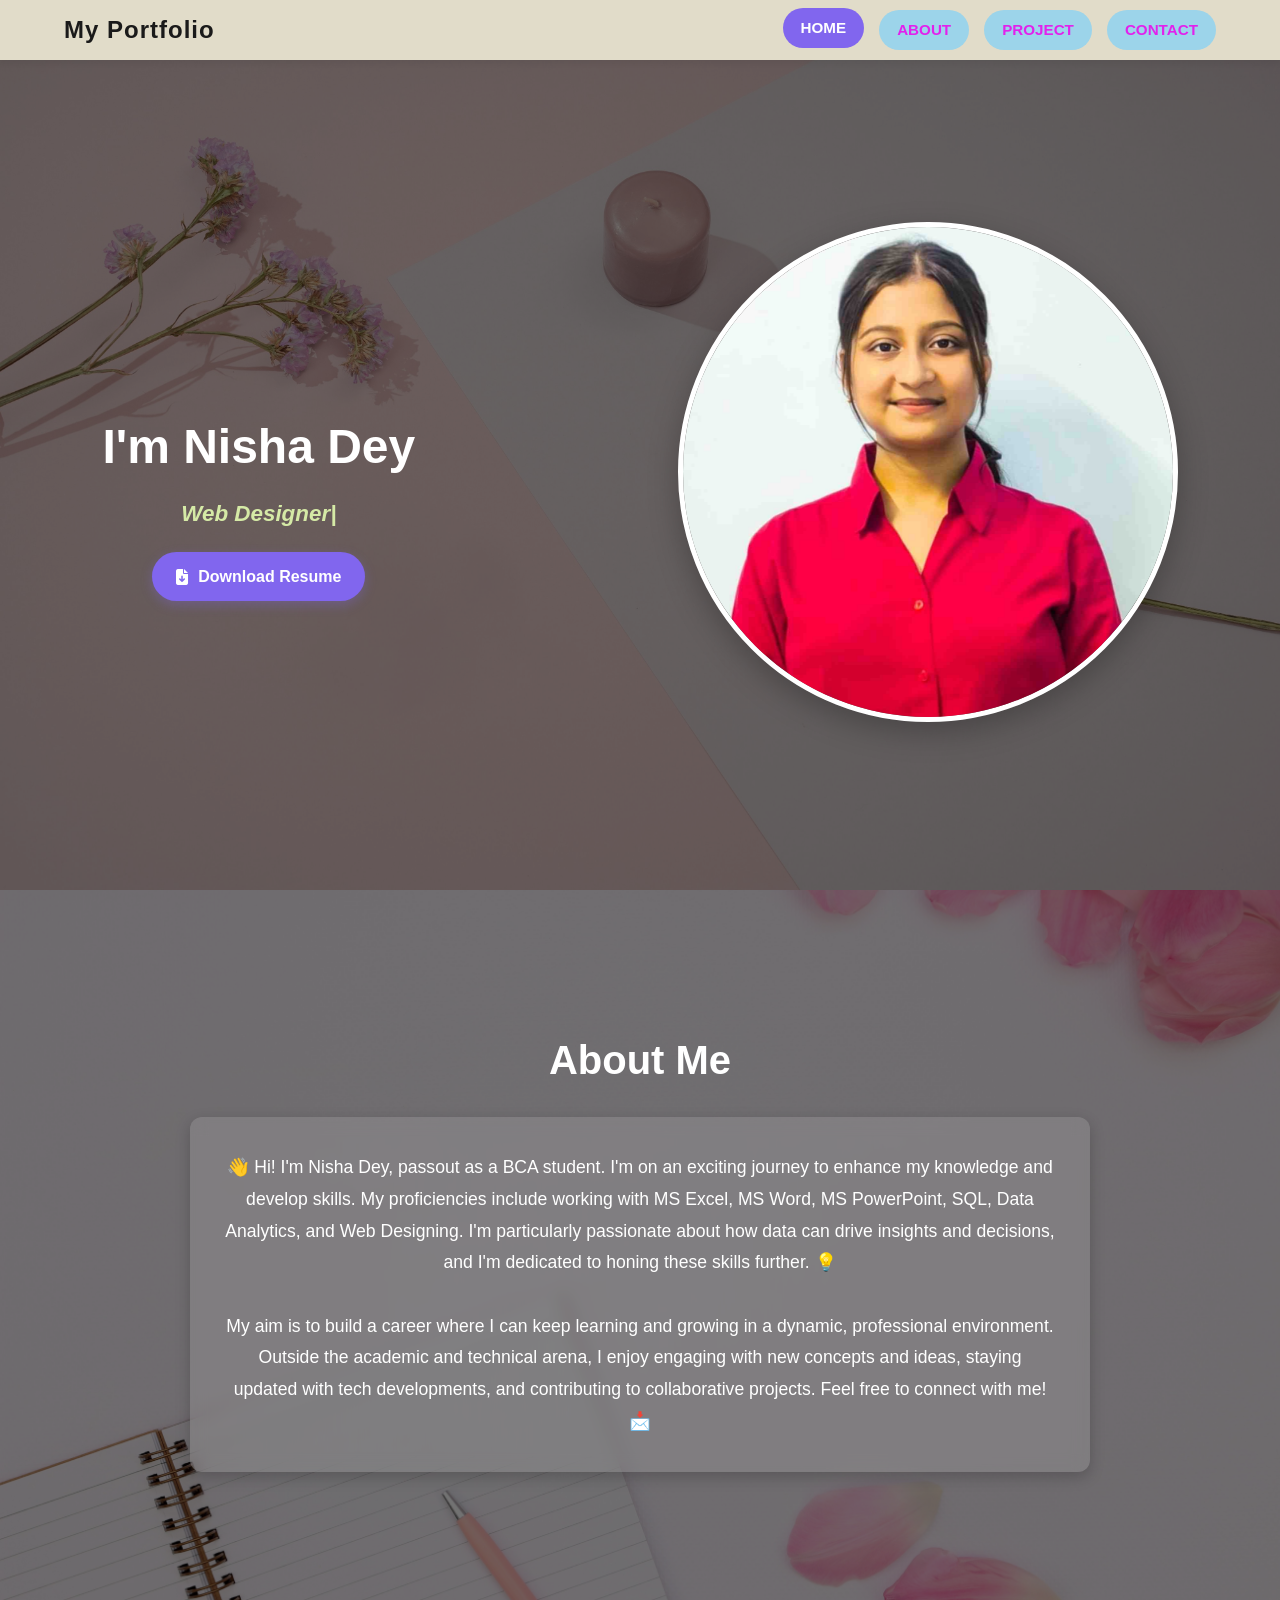
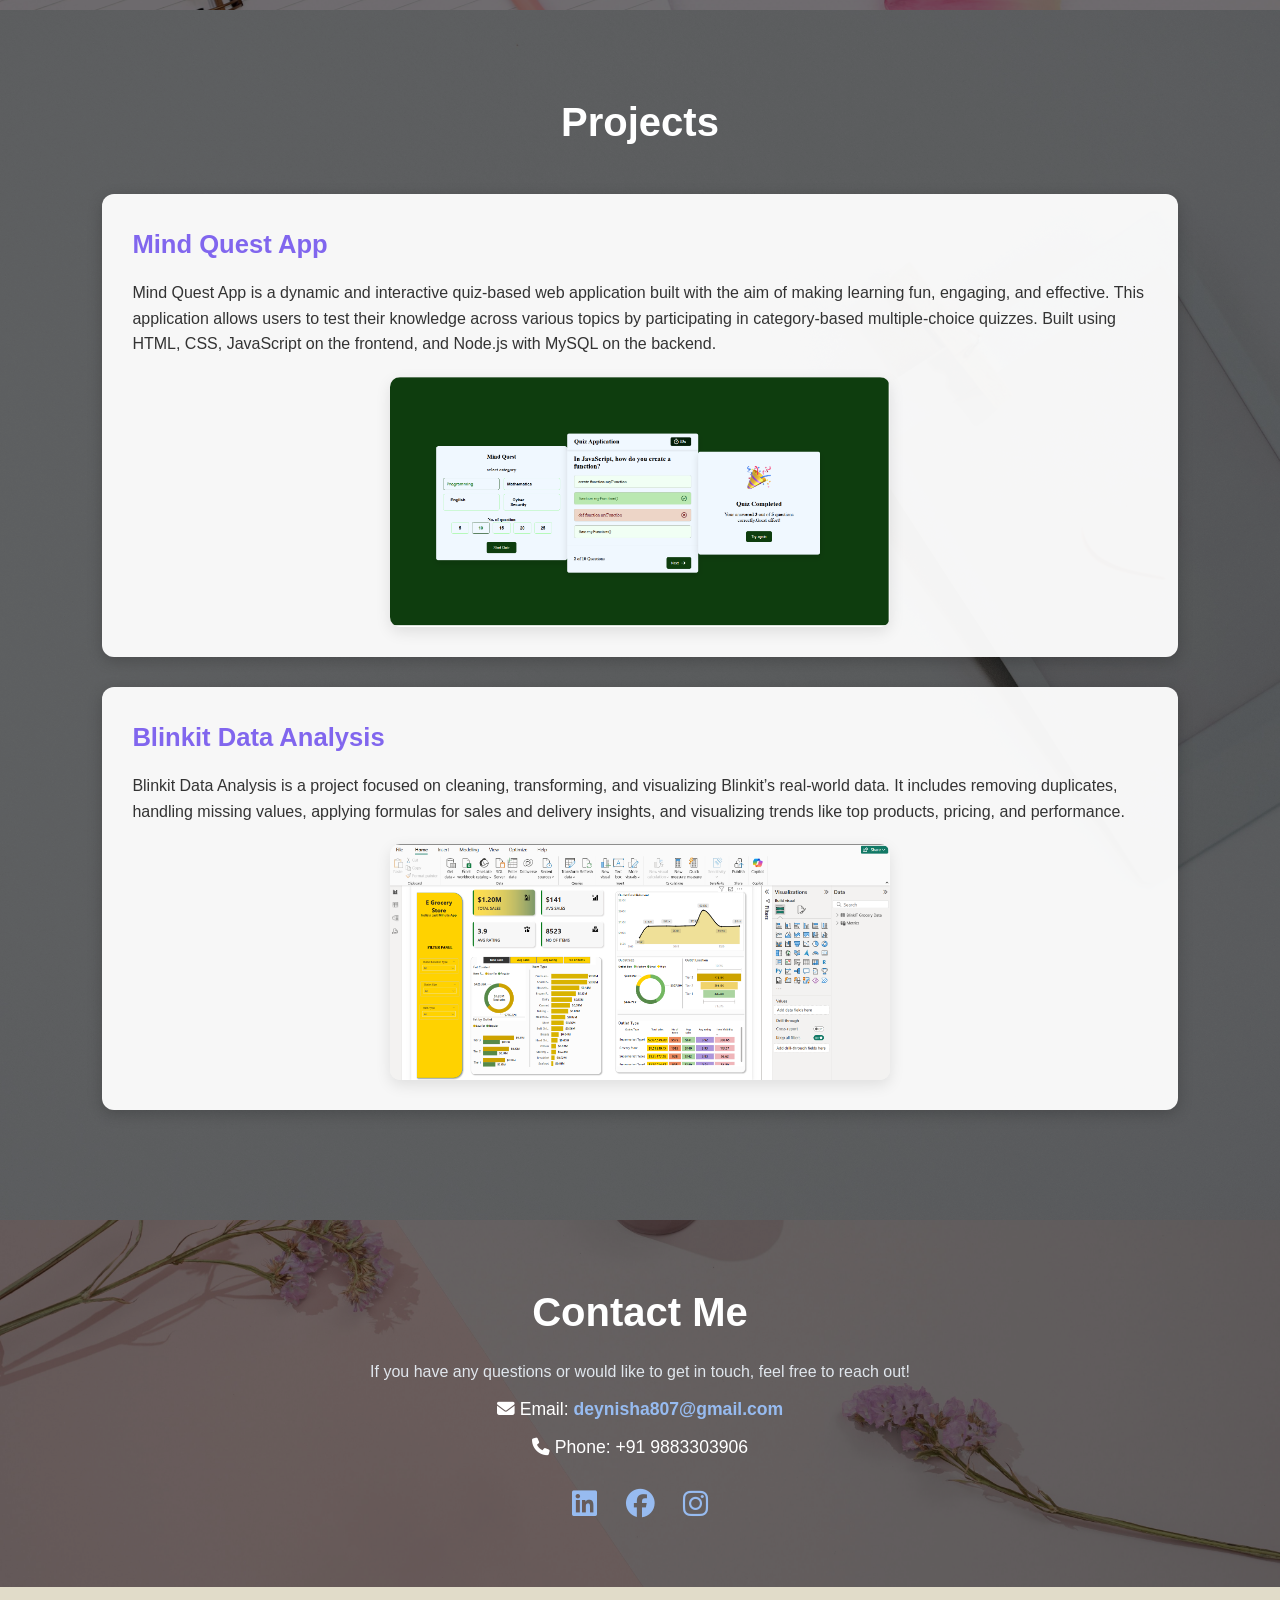
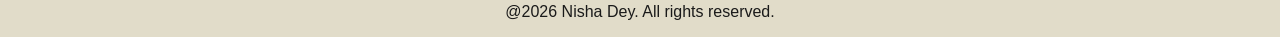
<file: my portfolio/index.html>
<!DOCTYPE html>
<html lang="en">
<head>
    <meta charset="UTF-8">
    <meta name="viewport" content="width=device-width, initial-scale=1.0">
    <link rel="stylesheet" href="https://cdnjs.cloudflare.com/ajax/libs/font-awesome/6.5.1/css/all.min.css">
    <link rel="stylesheet" href="style.css">
    <title>Nisha Dey - Portfolio</title>
</head>
<body>
    <header class="header">
        <h2 class="logo">My Portfolio</h2>
        <div class="menu-toggle" id="mobile-menu">
            <i class="fa-solid fa-bars"></i>
        </div>
        <nav class="menu">
            <ul class="nav-list">
                <li><a href="#home" class="nav-link">HOME</a></li>
                <li><a href="#about" class="nav-link">ABOUT</a></li>
                <li><a href="#project" class="nav-link">PROJECT</a></li>
                <li><a href="#contact" class="nav-link">CONTACT</a></li>
            </ul>
        </nav>
    </header>

    <main class="container">
        <!-- Home Section -->
        <section id="home" class="hero_section">
            <div class="hero_content" style="text-align: center; justify-content: center; padding-top: 60px; marging-left: 120px;">
                <h1>I'm Nisha Dey</h1>
                <p class="subtitle"><span id="typing-text"></span></p>
                <a href="Nisha Cv(Web Designer).pdf" target="_blank" class="resume-btn">
                    <i class="fa-solid fa-file-arrow-down"></i> Download Resume
                </a>
            </div>
            <div class="hero_image">
               <img src="formal.jpg" alt="Profile">
            </div>
        </section>

        <!-- About Section -->
        <section id="about" class="second_page">
            <div class="cnt">
                <h1>About Me</h1>
                <p class="par">👋 Hi! I'm Nisha Dey, passout as a BCA student. I'm on an exciting journey to enhance my knowledge and develop skills. My proficiencies include working with MS Excel, MS Word, MS PowerPoint, SQL, Data Analytics, and Web Designing. I'm particularly passionate about how data can drive insights and decisions, and I'm dedicated to honing these skills further. 💡<br><br>
                My aim is to build a career where I can keep learning and growing in a dynamic, professional environment. Outside the academic and technical arena, I enjoy engaging with new concepts and ideas, staying updated with tech developments, and contributing to collaborative projects. Feel free to connect with me! 📩</p>
            </div>
        </section> 

        <!-- Project Section -->
        <section id="project" class="third_page">
            <div class="project_content">
                 <div class="pr_content">
                    <h1>Projects</h1>
                    
                    <div class="project-card">
                        <h2>Mind Quest App</h2>
                        <p class="mindquest">Mind Quest App is a dynamic and interactive quiz-based web application built with the aim of making learning fun, engaging, and effective. This application allows users to test their knowledge across various topics by participating in category-based multiple-choice quizzes. Built using HTML, CSS, JavaScript on the frontend, and Node.js with MySQL on the backend.</p>
                        <img src="mindquest.png" alt="Mind Quest App Screenshot">
                    </div>

                    <div class="project-card">
                        <h2>Blinkit Data Analysis</h2>
                        <p class="blinkit">Blinkit Data Analysis is a project focused on cleaning, transforming, and visualizing Blinkit’s real-world data. It includes removing duplicates, handling missing values, applying formulas for sales and delivery insights, and visualizing trends like top products, pricing, and performance.</p>
                        <img src="blinkit.png" alt="Blinkit Analysis Screenshot">
                    </div>
                 </div>
            </div>
        </section> 

        <!-- Contact Section -->
        <section id="contact" class="fourth_page">
            <div class="contact_me">
                <h1>Contact Me</h1>
                <p>If you have any questions or would like to get in touch, feel free to reach out!</p>
                <div class="contact-details">
                    <p><i class="fa-solid fa-envelope"></i> Email: <a href="mailto:deynisha807@gmail.com">deynisha807@gmail.com</a></p>
                    <p><i class="fa-solid fa-phone"></i> Phone: +91 9883303906</p>
                </div>
                <div class="social-links">
                    <a href="https://www.linkedin.com/in/nishadey" target="_blank" aria-label="LinkedIn"><i class="fa-brands fa-linkedin"></i></a>
                    <a href="https://www.facebook.com/in/Nishadey" target="_blank" aria-label="Facebook"><i class="fa-brands fa-facebook"></i></a>
                    <a href="https://www.instagram.com/in/Nishadey" target="_blank" aria-label="Instagram"><i class="fa-brands fa-instagram"></i></a>
                </div>
            </div>
        </section>
    </main>

    <footer class="footer">
        <p>@2026 Nisha Dey. All rights reserved.</p>
    </footer>

    <button id="back-to-top" title="Back to Top"><i class="fa-solid fa-arrow-up"></i></button>

    <script src="index.js"></script>
</body>
</html>
</file>
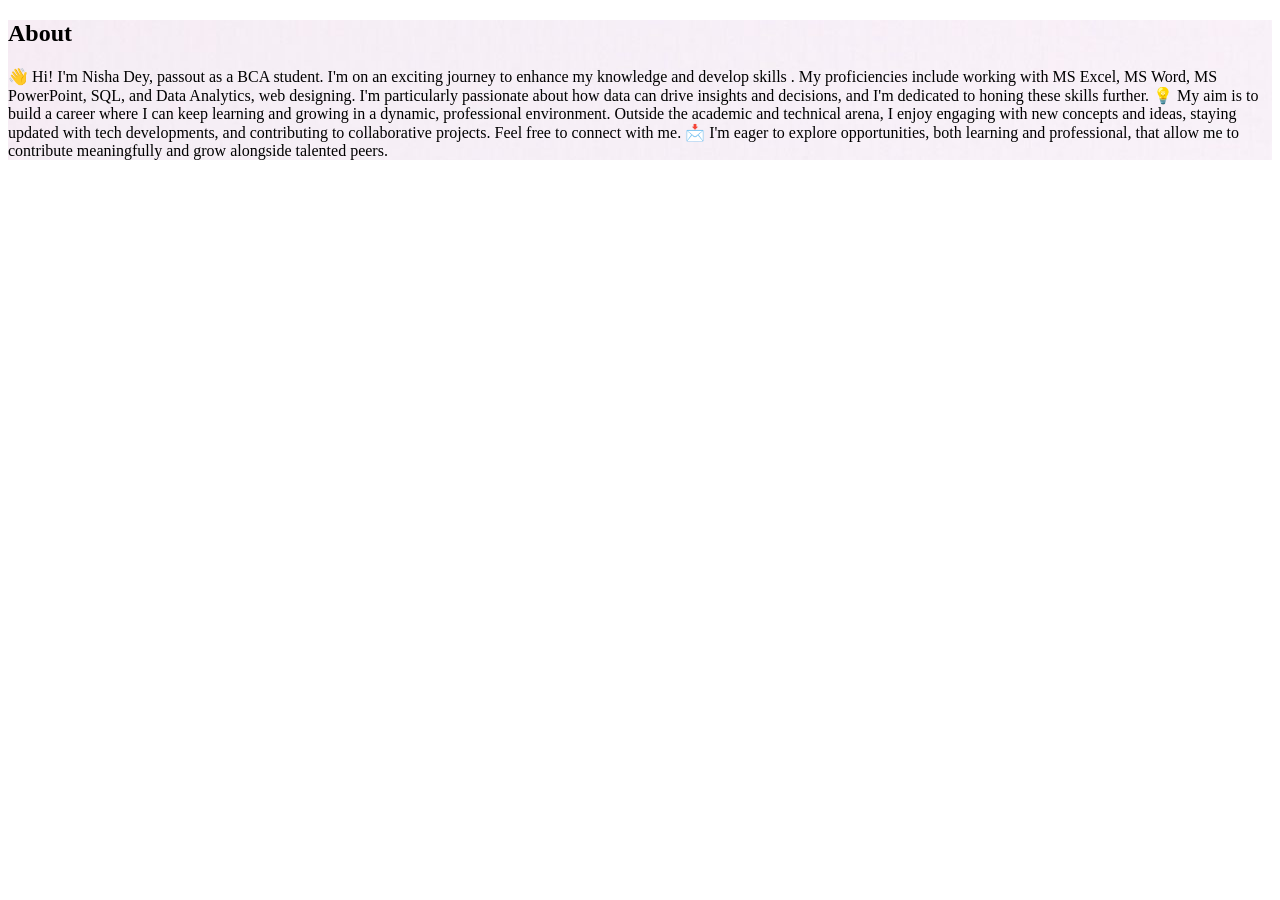
<file: my portfolio/about.html>
<!DOCTYPE html>
<html lang="en">
<head>
    <meta charset="UTF-8">
    <meta name="viewport" content="width=device-width, initial-scale=1.0">
    <title>About</title>
</head>
<body>
    <!-- ++++++++======== About section =====+++++++++ -->
       <section class="second_page" style="background: url(about.jpg);">
        <div class="cnt">
          <h1>About</h1>
          <p class="par">👋 Hi! I'm Nisha Dey, passout as a BCA student. I'm on an exciting journey to enhance my knowledge and develop skills . My proficiencies include working with MS Excel, MS Word, MS PowerPoint, SQL, and Data Analytics, web designing. I'm particularly passionate about how data can drive insights and decisions, and I'm dedicated to honing these skills further. 💡
My aim is to build a career where I can keep learning and growing in a dynamic, professional environment. 
Outside the academic and technical arena, I enjoy engaging with new concepts and ideas, staying updated with tech developments, and contributing to collaborative projects. 
Feel free to connect with me. 📩 I'm eager to explore opportunities, both learning and professional, that allow me to contribute meaningfully and grow alongside talented peers.</p>


        </div>
       </section>
    
</body>
</html>
</file>
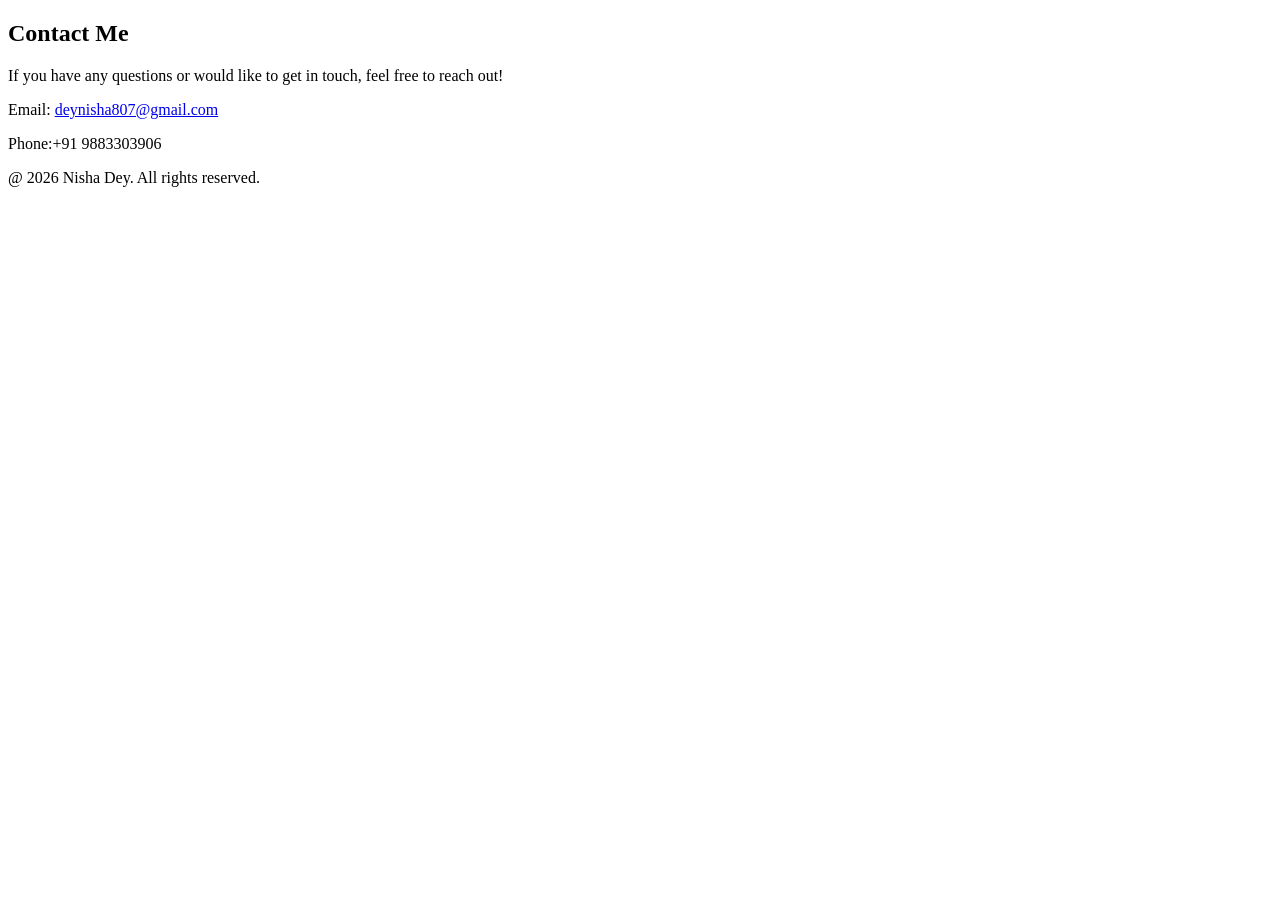
<file: my portfolio/contact.html>
<!DOCTYPE html>
<html lang="en">
<head>
    <meta charset="UTF-8">
    <meta name="viewport" content="width=device-width, initial-scale=1.0">
    <title>Contact</title>
</head>
<body>
    <!-- ++++++++======== contact section =====+++++++++ -->
        <section class="fourth_page">
          <div class="contact_me">
            <h2>Contact Me</h2>
            <p>If you have any questions or would like to get in touch, feel free to reach out!</p>
            <icon class="fa-solid fa-envelope"></icon>
            <p>Email: <a href="mailto:deynisha807@gmail.com">deynisha807@gmail.com</a></p>
            <icon class="fa-solid fa-phone"></icon>
            <p>Phone:+91 9883303906</p>
            <a href="https://www.linkedin.com/in/nishadey" class="fa-brands fa-linkedin"></a>
            <a href="https://www.facebook.com/in/Nishadey"  class="fa-brands fa-facebook"></a>
            <a href="https://www.instagram.com/in/Nishadey"  class="fa-brands fa-instagram"></a>
          </div>
        </section>



          <section class="footer">
            <p>@ 2026 Nisha Dey. All rights reserved.</p>
            </section>
</body>
</html>
</file>
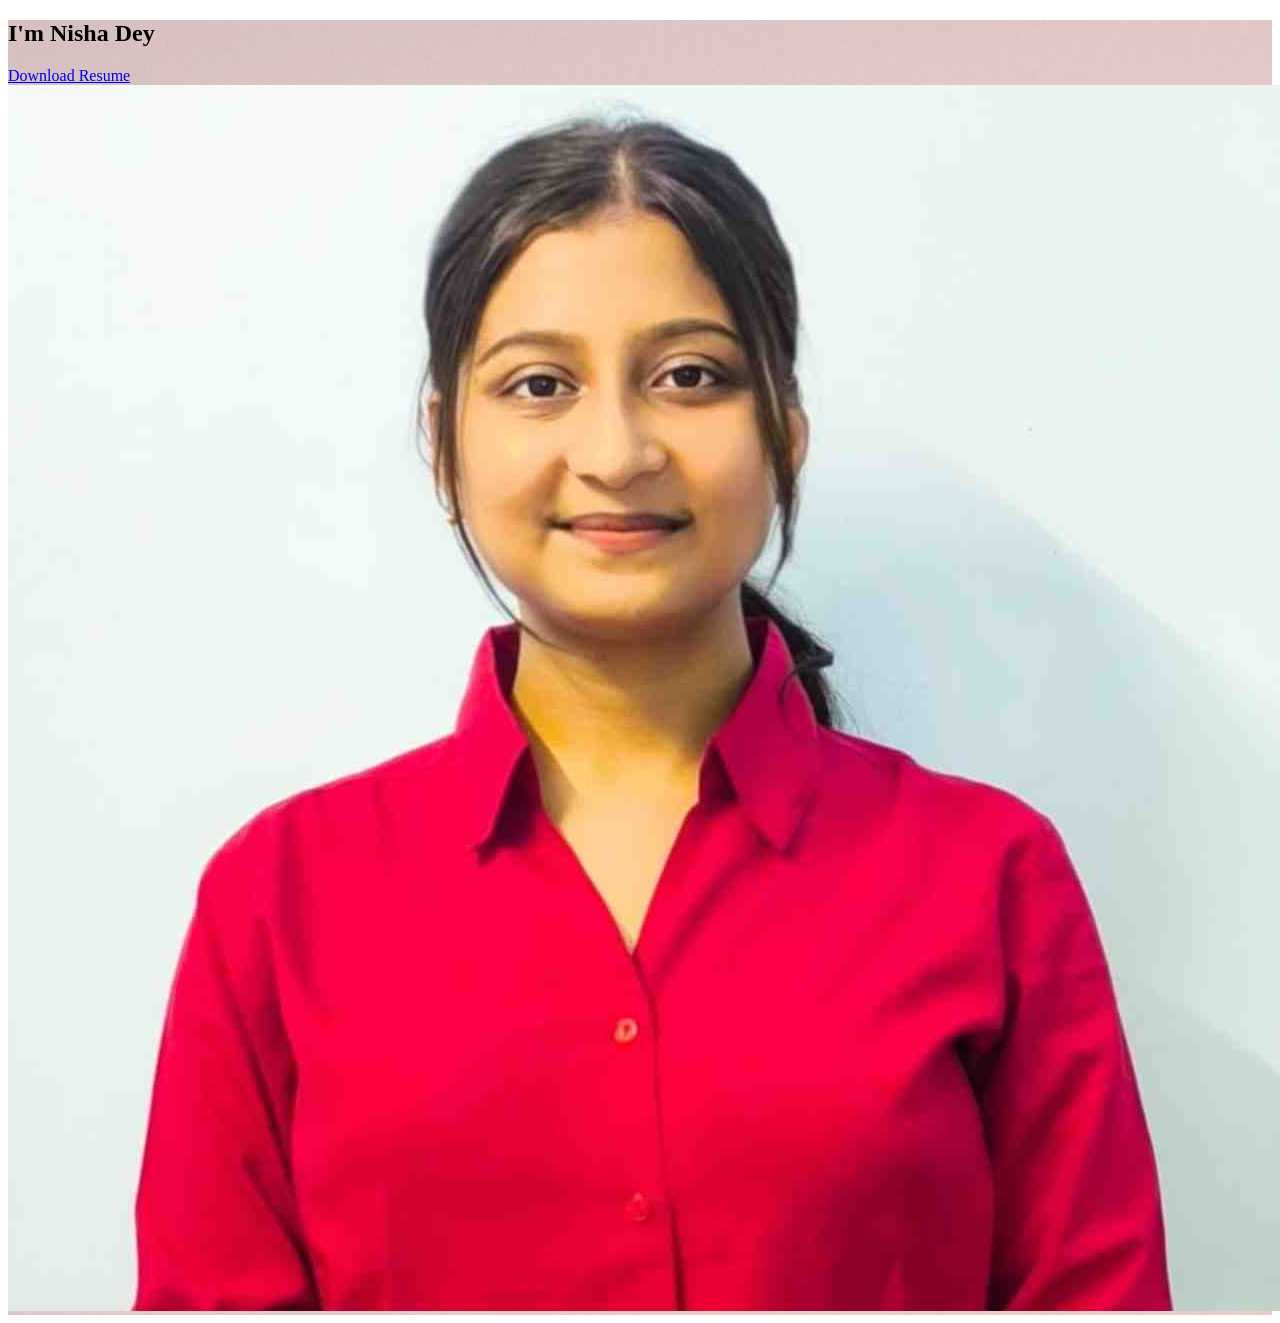
<file: my portfolio/home.html>
<!DOCTYPE html>
<html lang="en">
<head>
    <meta charset="UTF-8">
    <meta name="viewport" content="width=device-width, initial-scale=1.0">
    <title>Home</title>
</head>
<body>
    <!-- ++++++++======== home section =====+++++++++ -->
      <section class="hero_section" style="background: url(pixel.jpg);">
        <div class="hero_content">
            <h1>I'm Nisha Dey</h1>
            <p class="subtitle"><span id="typing-text"></span></p>
            <!-- Added Resume Button inside the hero content -->
                <a href="Nisha Cv(Web Designer).pdf" target="_blank" class="resume-btn">
                    <i class="fa-solid fa-file-arrow-down"></i> Download Resume
                </a>
        </div>
        <div class="hero_image">
           <img src="formal.jpg" alt="Profile">
        </div>
      </section>
</body>
</html>
</file>
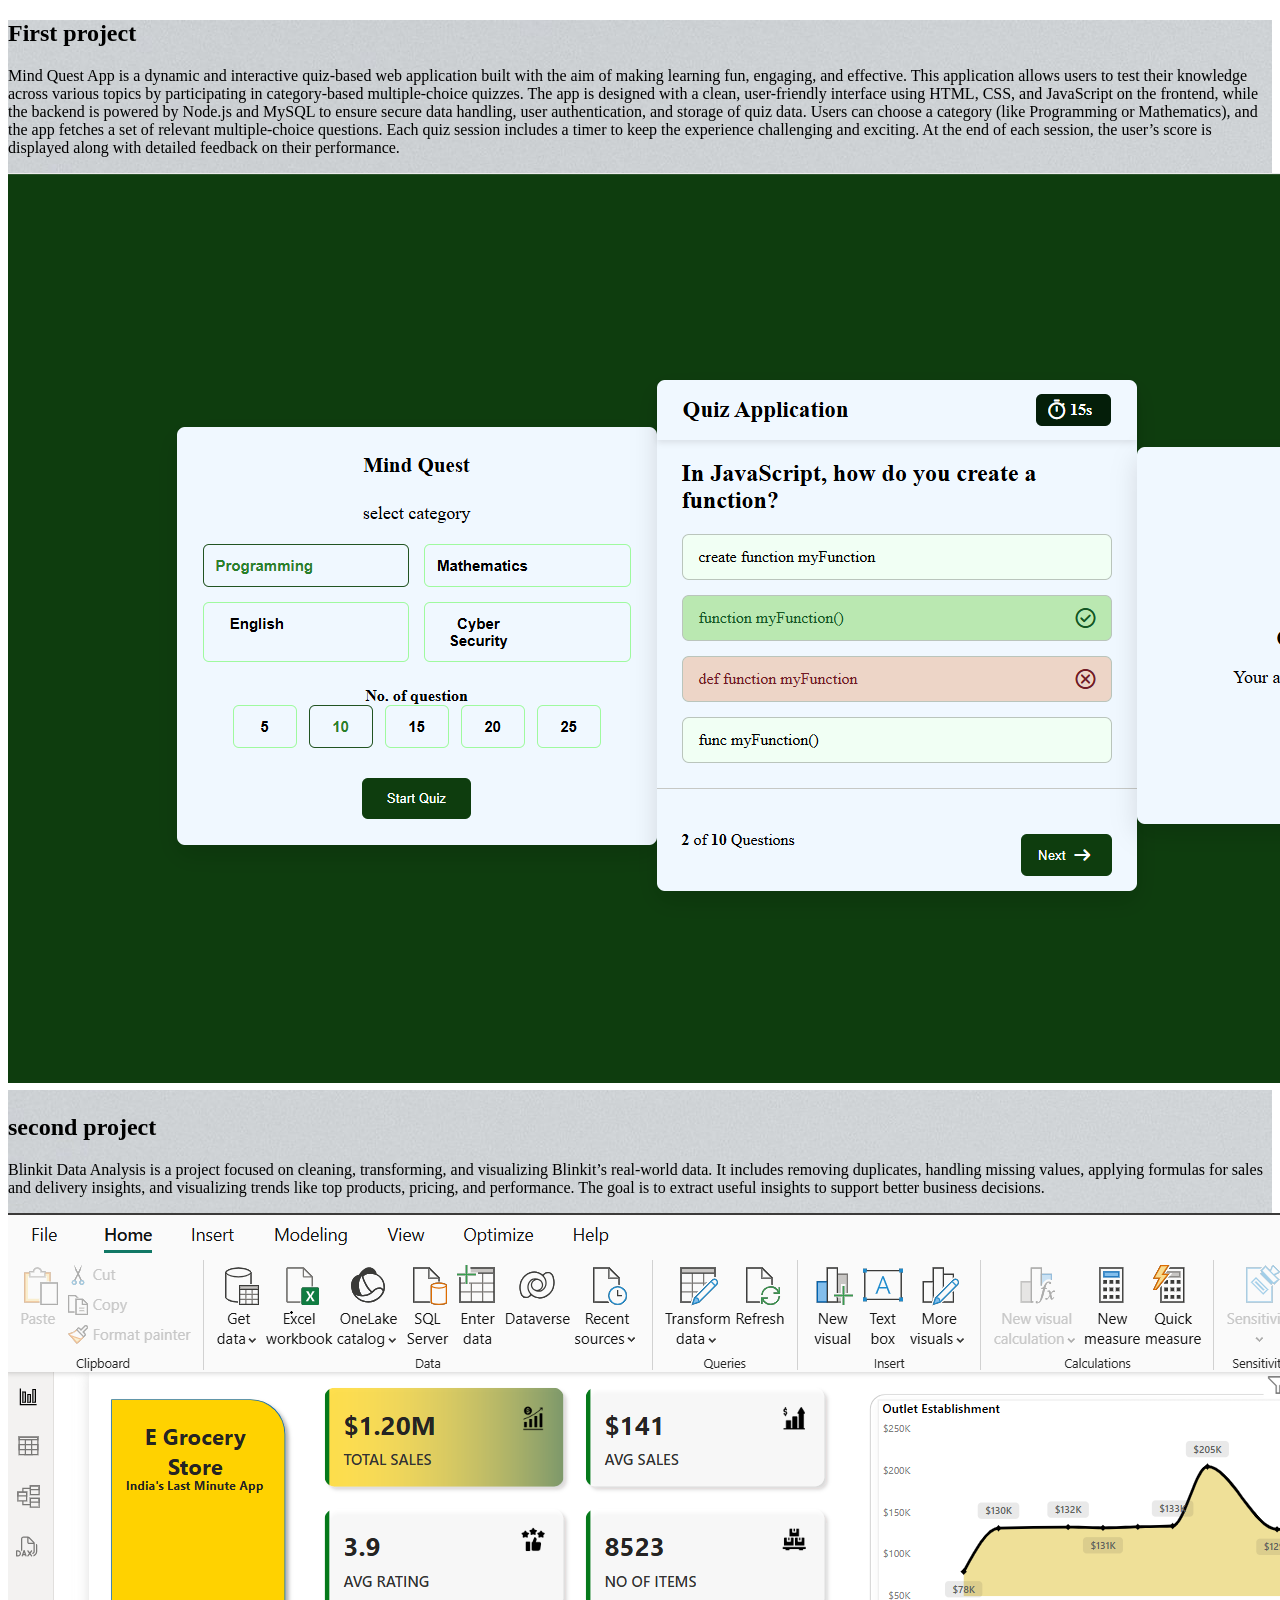
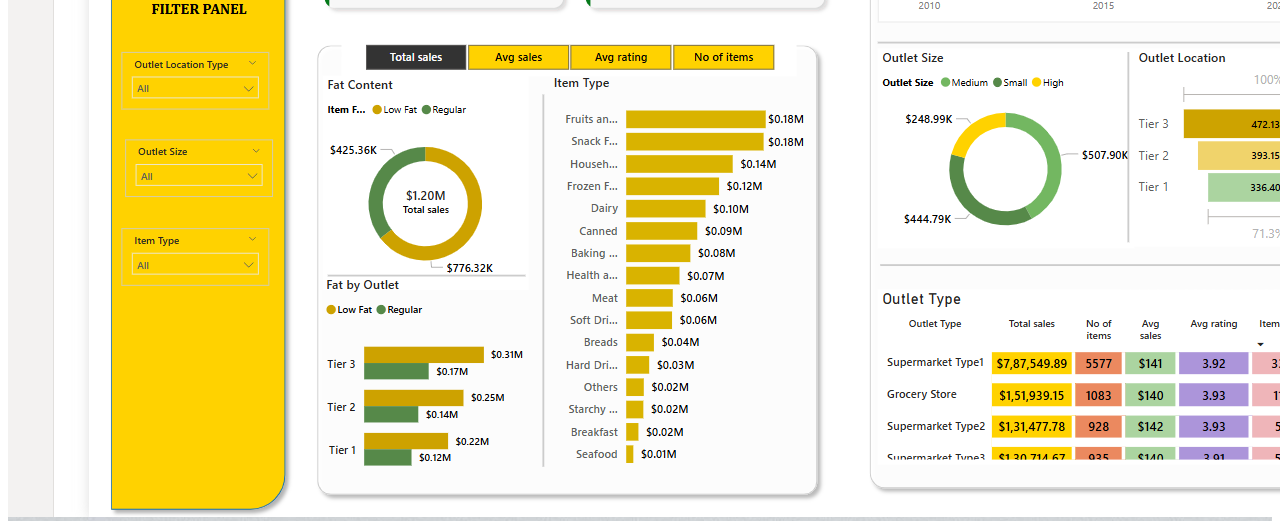
<file: my portfolio/project.html>
<!DOCTYPE html>
<html lang="en">
<head>
    <meta charset="UTF-8">
    <meta name="viewport" content="width=device-width, initial-scale=1.0">
    <title>project</title>
</head>
<body>
    <!-- ++++++++======== project section =====+++++++++ -->
        <section class="third_page">
          <div class="project_content" style="background: url(project.jpg);">
               <div class="pr_content">
              <h2>First project</h2>
              <p class="mindquest">Mind Quest App is a dynamic and interactive quiz-based web application built with the aim of making learning fun, engaging, and effective. This application allows users to test their knowledge across various topics by participating in category-based multiple-choice quizzes.
               The app is designed with a clean, user-friendly interface using HTML, CSS, and JavaScript on the frontend, while the backend is powered by Node.js and MySQL to ensure secure data handling, user authentication, and storage of quiz data.
              Users can choose a category (like Programming or Mathematics), and the app fetches a set of relevant multiple-choice questions. Each quiz session includes a timer to keep the experience challenging and exciting. At the end of each session, the user’s score is displayed along with detailed feedback on their performance.</p>
              <img src="mindquest.png" alt="project 1">
              <br>

              <h2>second project</h2>
              <p class="blinkit">Blinkit Data Analysis is a project focused on cleaning, transforming, and visualizing Blinkit’s real-world data. It includes removing duplicates, handling missing values, applying formulas for sales and delivery insights, and visualizing trends like top products, pricing, and performance. The goal is to extract useful insights to support better business decisions.
             </p>
             <img src="blinkit.png" alt="project 2">

            </div>

          </div>
        </section>
</body>
</html>
</file>
<file: my portfolio/style.css>
:root {
    --primary-color: #97bbf0;
    --accent-color: rgb(129, 102, 238);
    --text-dark: #1a1a1a;
    --bg-light: #f4f6f9;
}

* {
    padding: 0;
    margin: 0;
    box-sizing: border-box;
    font-family: 'Segoe UI', Tahoma, Geneva, Verdana, sans-serif;
}

html {
    scroll-behavior: smooth;
}

body {
    color: var(--text-dark);
    line-height: 1.6;
    overflow-x: hidden;
}

/* Header & Navigation Bar */
.header {
    width: 100%;
    background-color: #E1DCC9;
    position: sticky;
    top: 0;
    z-index: 1000;
    display: flex;
    justify-content: space-between;
    align-items: center;
    padding: 10px 5%;
    box-shadow: 0 4px 6px rgba(0, 0, 0, 0.05);
}

.logo {
    color: var(--text-dark);
    font-size: 1.5rem;
    letter-spacing: 1px;
}

.menu ul {
    display: flex;
    list-style: none;
    gap: 15px;
}

.menu ul li a {
    text-decoration: none;
    transition: all 0.3s ease;
    font-size: 0.95rem;
    font-weight: 600;
    color: rgb(226, 33, 236);
    background-color: rgb(156, 212, 234);
    padding: 8px 18px;
    border-radius: 20px;
    display: inline-block;
}

.menu ul li a:hover, .menu ul li a.active {
    color: #fff;
    background-color: var(--accent-color);
    transform: translateY(-2px);
}

.menu-toggle {
    display: none;
    font-size: 1.8rem;
    cursor: pointer;
    color: var(--text-dark);
}

/* ====================================
   SECTION BACKGROUND IMAGES & OVERLAYS
==================================== */

.hero_section, 
.second_page, 
.third_page, 
.fourth_page {
    background-size: cover !important;
    background-position: center !important;
    background-repeat: no-repeat !important;
    position: relative;
    z-index: 1;
}

/* Dark overlay to keep text legible over background images */
.hero_section::before,
.second_page::before,
.third_page::before,
.fourth_page::before {
    content: '';
    position: absolute;
    top: 0; 
    left: 0; 
    width: 100%; 
    height: 100%;
    background: rgba(0, 0, 0, 0.55);
    z-index: -1;
}

/* CHANGE YOUR SECTION BACKGROUND IMAGES HERE */
.hero_section {
    background-image: url('pixel.jpg');
}

.second_page {
    background-image: url('about.jpg');
}

.third_page {
    background-image: url('project.jpg');
}

.fourth_page {
    background-image: url('pixel.jpg');
}

/* ====================================
   HERO SECTION STYLES
==================================== */

.hero_section {
    display: flex;
    align-items: center;
    justify-content: space-between;
    min-height: calc(100vh - 70px);
    padding: 40px 8%;
    gap: 30px;
}

.hero_content {
    max-width: 600px;
}

.hero_content h1 {
    font-size: 3rem;
    color: #ffffff;
    margin-bottom: 10px;
}

.subtitle {
    color: #e0e6ed;
    font-style: italic;
    font-size: 1.4rem;
    min-height: 2.2rem;
    margin-bottom: 20px;
}

#typing-text::after {
    content: '|';
    animation: blink 0.7s infinite;
}

@keyframes blink {
    0%, 100% { opacity: 1; }
    50% { opacity: 0; }
}

#typing-text {
    color: #d5eaa6;
    font-weight: 700;
    display: inline-block;
}

.resume-btn {
    display: inline-flex;
    align-items: center;
    gap: 10px;
    background-color: var(--accent-color);
    color: #ffffff;
    padding: 12px 24px;
    border-radius: 25px;
    font-weight: 600;
    text-decoration: none;
    box-shadow: 0 4px 12px rgba(129, 102, 238, 0.3);
    transition: all 0.3s ease;
}

.resume-btn:hover {
    background-color: pink;
    color: black;
    transform: translateY(-3px);
}

.hero_image img {
    border-radius: 50%;
    height: 500px;
    width: 500px;
    object-fit: cover;
    border: 5px solid white;
    box-shadow: 0px 10px 30px rgba(0, 0, 0, 0.25);
}

/* ====================================
   ABOUT SECTION STYLES
==================================== */

.second_page {
    min-height: 80vh;
    padding: 80px 8%;
    display: flex;
    align-items: center;
    justify-content: center;
}

.cnt {
    max-width: 900px;
    text-align: center;
}

.cnt h1 {
    font-size: 2.5rem;
    margin-bottom: 25px;
    color: #ffffff;
}

.par {
    font-size: 1.1rem;
    line-height: 1.8;
    color: #ffffff;
    background: rgba(255, 255, 255, 0.12);
    backdrop-filter: blur(8px);
    padding: 35px;
    border-radius: 12px;
    box-shadow: 0 5px 15px rgba(0,0,0,0.2);
}

/* ====================================
   PROJECT SECTION STYLES
==================================== */

.third_page {
    padding: 80px 8%;
}

.pr_content h1 {
    font-size: 2.5rem;
    margin-bottom: 40px;
    text-align: center;
    color: #ffffff;
}

.project-card {
    background: rgba(255, 255, 255, 0.95);
    padding: 30px;
    margin-bottom: 30px;
    border-radius: 12px;
    box-shadow: 0 4px 15px rgba(0,0,0,0.2);
}

.project-card h2 {
    color: var(--accent-color);
    font-size: 1.6rem;
    margin-bottom: 15px;
}

.project-card p {
    color: #333333;
}

.project-card img {
    width: 100%;
    max-width: 500px;
    height: auto;
    display: block;
    margin: 20px auto 0 auto;
    border-radius: 10px;
    box-shadow: 0 5px 15px rgba(0,0,0,0.1);
    transition: transform 0.3s ease;
}

.project-card img:hover {
    transform: scale(1.02);
}

/* ====================================
   CONTACT SECTION STYLES
==================================== */

.fourth_page {
    padding: 60px 8%;
    text-align: center;
    color: #ffffff;
}

.contact_me h1 {
    font-size: 2.5rem;
    margin-bottom: 15px;
    color: #ffffff;
}

.contact_me p {
    color: #e0e6ed;
}

.contact-details p {
    margin: 10px 0;
    font-size: 1.1rem;
    color: #ffffff;
}

.contact_me a {
    color: #97bbf0;
    font-weight: bold;
    text-decoration: none;
}

.social-links {
    margin-top: 20px;
}

.social-links a {
    font-size: 1.8rem;
    margin: 0 12px;
    color: #97bbf0;
    transition: color 0.3s, transform 0.3s;
    display: inline-block;
}

.social-links a:hover {
    color: #ffffff;
    transform: translateY(-3px);
}

/* ====================================
   FOOTER & BACK TO TOP
==================================== */

.footer {
    height: 50px;
    background-color: #E1DCC9;
    text-align: center;
    line-height: 50px;
    font-weight: 500;
}

#back-to-top {
    position: fixed;
    bottom: 25px;
    right: 25px;
    background-color: var(--accent-color);
    color: white;
    border: none;
    width: 45px;
    height: 45px;
    border-radius: 50%;
    font-size: 1.2rem;
    cursor: pointer;
    box-shadow: 0 4px 10px rgba(0,0,0,0.2);
    display: none;
    z-index: 99;
    transition: background-color 0.3s;
}

#back-to-top:hover {
    background-color: #6a4ec7;
}

/* ====================================
   RESPONSIVE MEDIA QUERIES
==================================== */

@media screen and (max-width: 768px) {
    .menu-toggle {
        display: block;
    }

    .menu {
        position: absolute;
        top: 100%;
        left: 0;
        width: 100%;
        background-color: #E1DCC9;
        display: none;
        box-shadow: 0 4px 6px rgba(0, 0, 0, 0.1);
    }

    .menu.active {
        display: block;
    }

    .menu ul {
        flex-direction: column;
        padding: 20px 0;
        align-items: center;
        gap: 15px;
    }

    .hero_section {
        flex-direction: column-reverse;
        text-align: center;
        justify-content: center;
        padding-top: 60px;
    }

    .hero_content h1 {
        font-size: 2.2rem;
    }

    .hero_image img {
        height: 220px;
        width: 220px;
    }

    .par {
        padding: 20px;
        font-size: 1rem;
    }
}

@media screen and (max-width: 480px) {
    .hero_content h1 {
        font-size: 1.8rem;
    }

    .subtitle {
        font-size: 1.1rem;
    }

    .cnt h1, .pr_content h1, .contact_me h1 {
        font-size: 2rem;
    }

    .project-card {
        padding: 15px;
    }
}
</file>
